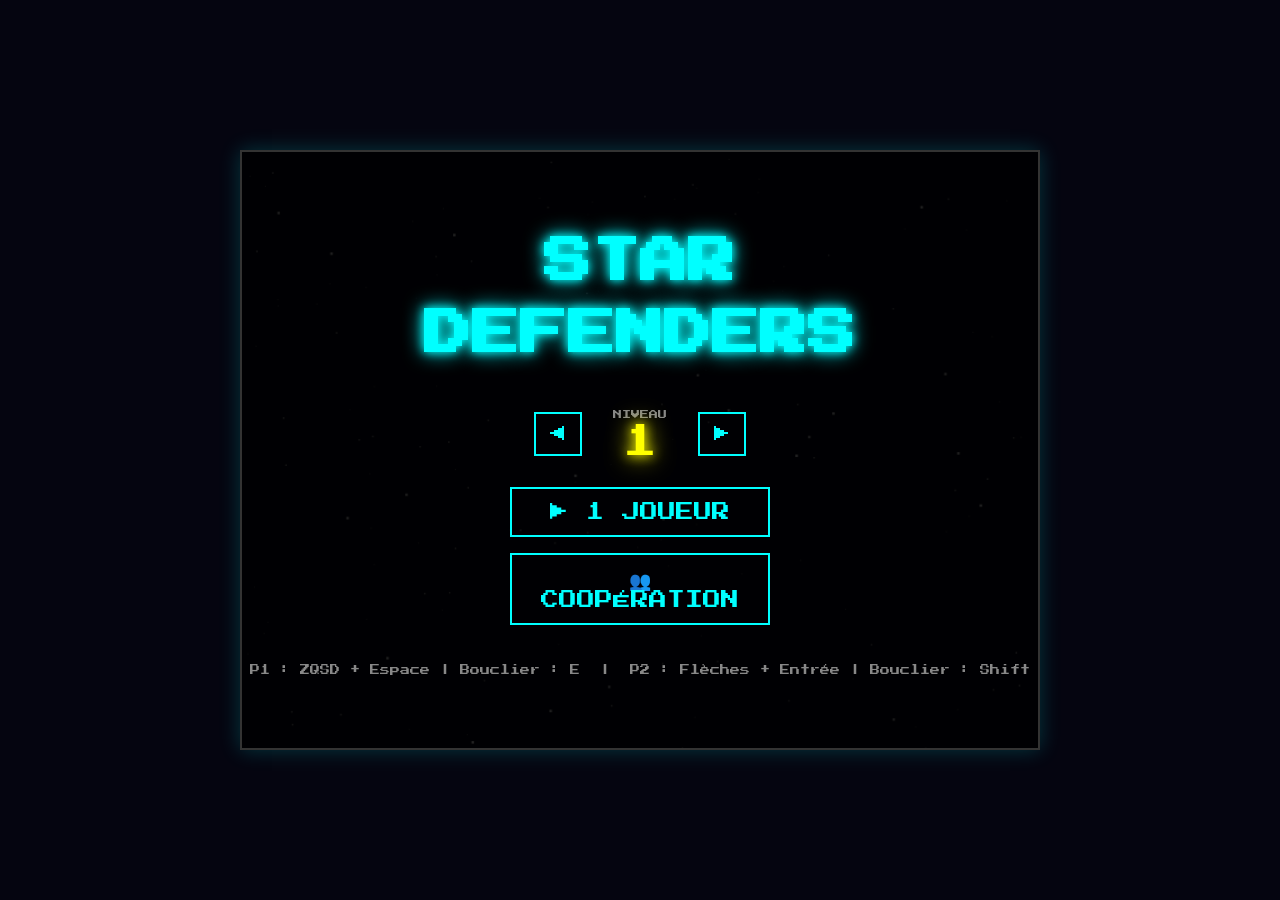
<file: index.html>
<!DOCTYPE html>
<html lang="fr">
<head>
    <meta charset="UTF-8">
    <meta name="viewport" content="width=device-width, initial-scale=1.0, maximum-scale=1.0, user-scalable=no">
    <title>STAR DEFENDERS</title>
    <link rel="stylesheet" href="style.css">
</head>
<body>
    <div id="game-container">
        <canvas id="gameCanvas" width="800" height="600"></canvas>

        <!-- HUD -->
        <div id="hud" class="hidden">
            <div id="p1-stats" class="player-stats">
                <span class="player-label">P1</span>
                <div class="lives" id="p1-lives">♥♥♥♥♥</div>
                <div class="score" id="p1-score">000000</div>
                <div class="power-status" id="p1-power"></div>
            </div>
            <div id="center-stats">
                <div id="level-display">LEVEL 1</div>
                <div id="boss-bar-container" class="hidden">
                    <div id="boss-name-display">BOSS</div>
                    <div id="boss-hp-outer"><div id="boss-hp-inner"></div></div>
                </div>
            </div>
            <div id="p2-stats" class="player-stats">
                <div class="score" id="p2-score">000000</div>
                <div class="lives" id="p2-lives">♥♥♥♥♥</div>
                <div class="power-status" id="p2-power"></div>
                <span class="player-label">P2</span>
            </div>
        </div>

        <!-- Menu principal -->
        <div id="main-menu" class="overlay">
            <h1>STAR<br>DEFENDERS</h1>

            <div class="level-selector">
                <button id="btn-lvl-down" class="arrow-btn">◀</button>
                <div class="level-name">
                    <div class="level-label">NIVEAU</div>
                    <div id="level-select-num">1</div>
                </div>
                <button id="btn-lvl-up" class="arrow-btn">▶</button>
            </div>

            <div class="menu-btns">
                <button id="btn-start">▶ 1 JOUEUR</button>
                <button id="btn-coop">👥 COOPÉRATION</button>
            </div>
            <p class="controls-info">P1 : ZQSD + Espace | Bouclier : E &nbsp;|&nbsp; P2 : Flèches + Entrée | Bouclier : Shift</p>
        </div>

        <!-- Menu Pause -->
        <div id="pause-menu" class="overlay hidden">
            <h2 class="title-pause">PAUSE</h2>
            <p id="pause-info" class="pause-info">NIVEAU 1 · 1 JOUEUR</p>
            <div class="menu-btns">
                <button id="btn-resume">▶ REPRENDRE</button>
                <button id="btn-toggle-mode">👥 PASSER EN 2 JOUEURS</button>
                <button id="btn-restart-pause">↩ RECOMMENCER</button>
                <button id="btn-to-menu">🏠 MENU PRINCIPAL</button>
            </div>
            <p class="controls-info">ECHAP ou P pour mettre en pause</p>
        </div>

        <!-- Game Over -->
        <div id="game-over" class="overlay hidden">
            <h2>GAME OVER</h2>
            <p class="score-final">Score : <span id="final-score">0</span></p>
            <button id="btn-restart">↩ REJOUER</button>
        </div>

        <!-- Victory -->
        <div id="victory" class="overlay hidden">
            <h2 class="victory-title">VICTOIRE !</h2>
            <p class="score-final">Score : <span id="victory-score">0</span></p>
            <p class="victory-sub">Tous les niveaux complétés !</p>
            <button id="btn-victory-menu">🏠 MENU PRINCIPAL</button>
        </div>

        <!-- Mobile Touch Controls -->
        <div id="mobile-controls" class="mobile-only">
            <div id="dpad">
                <button class="dpad-btn" id="dpad-up" data-dir="up">▲</button>
                <button class="dpad-btn" id="dpad-left" data-dir="left">◀</button>
                <button class="dpad-btn" id="dpad-right" data-dir="right">▶</button>
                <button class="dpad-btn" id="dpad-down" data-dir="down">▼</button>
            </div>
            <div id="action-buttons">
                <button class="action-btn" id="btn-shield-mobile">🛡</button>
                <button class="action-btn" id="btn-fire">🔥</button>
            </div>
        </div>
    </div>

    <script src="game.js"></script>
</body>
</html>
</file>
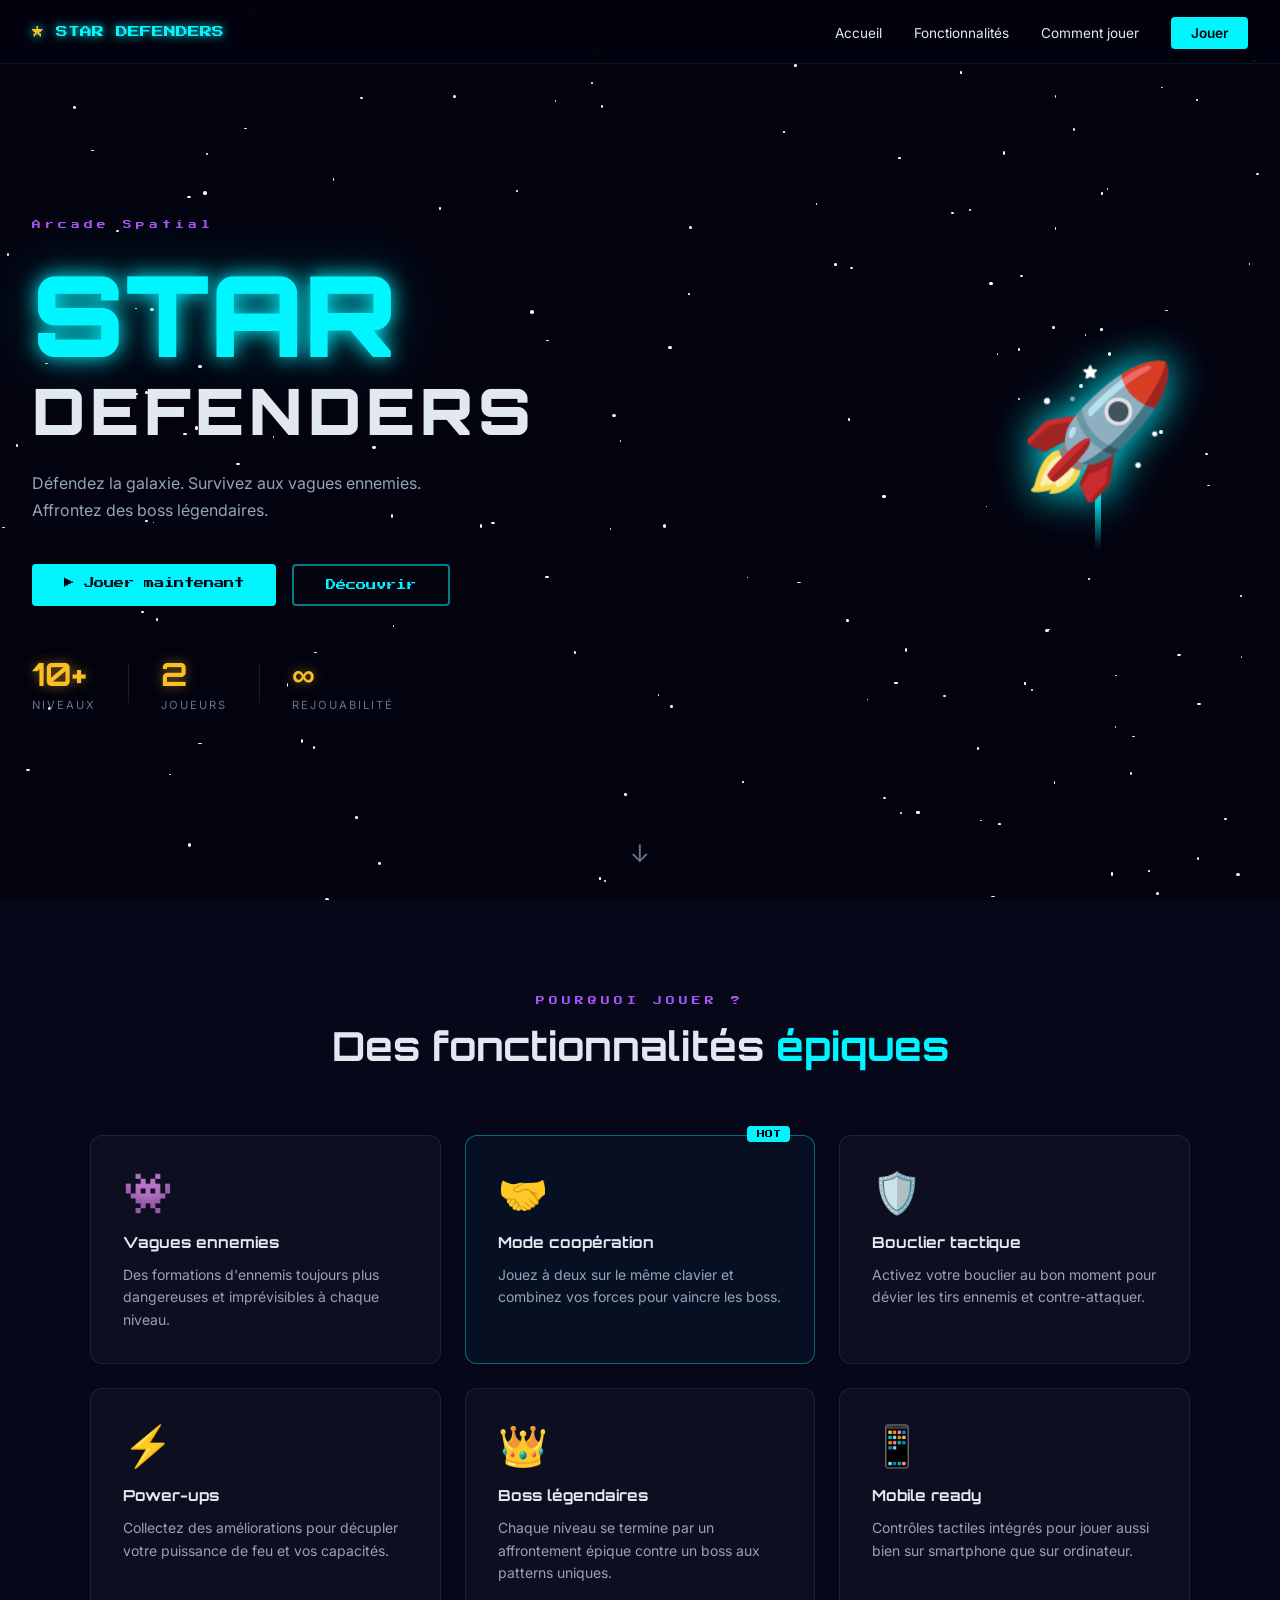
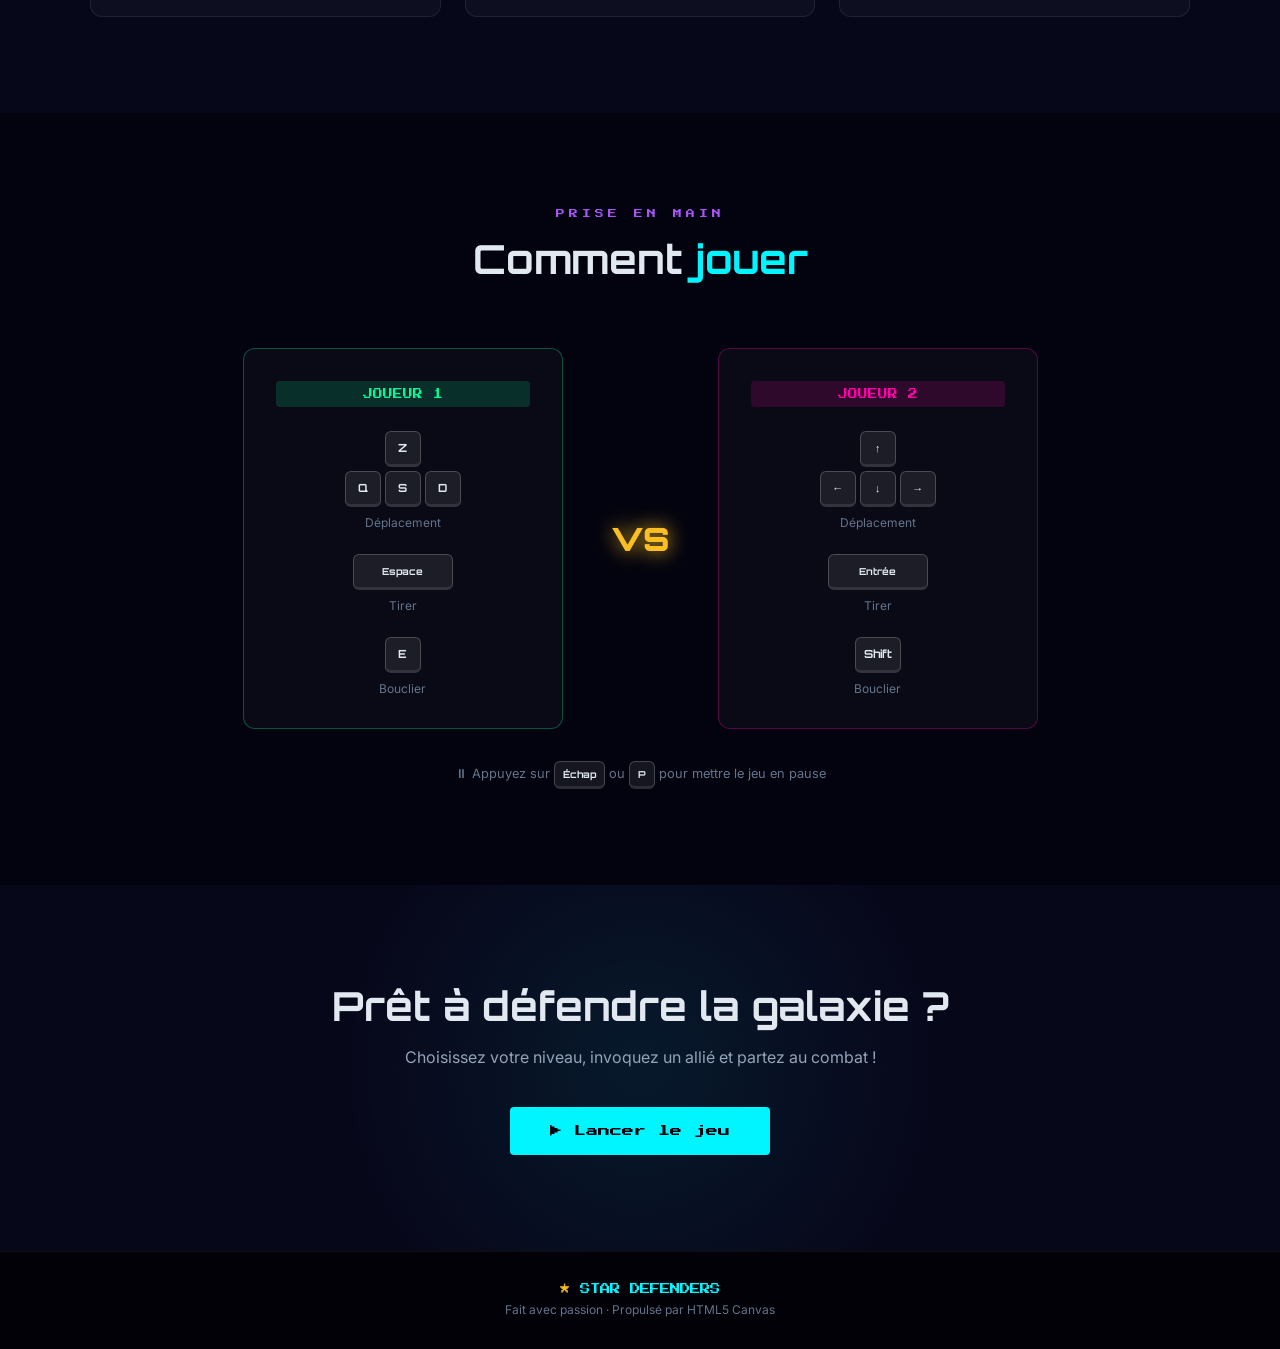
<file: landing.html>
<!DOCTYPE html>
<html lang="fr">
<head>
    <meta charset="UTF-8">
    <meta name="viewport" content="width=device-width, initial-scale=1.0">
    <title>Star Defenders — Accueil</title>
    <link rel="preconnect" href="https://fonts.googleapis.com">
    <link rel="stylesheet" href="https://fonts.googleapis.com/css2?family=Press+Start+2P&family=Orbitron:wght@400;700;900&family=Inter:wght@300;400;600&display=swap">
    <link rel="stylesheet" href="landing.css">
</head>
<body>

    <!-- Navigation -->
    <nav class="navbar">
        <div class="nav-logo">
            <span class="logo-star">★</span> STAR DEFENDERS
        </div>
        <ul class="nav-links">
            <li><a href="#hero">Accueil</a></li>
            <li><a href="#features">Fonctionnalités</a></li>
            <li><a href="#how-to-play">Comment jouer</a></li>
            <li><a href="index.html" class="btn-nav">Jouer</a></li>
        </ul>
        <button class="hamburger" id="hamburger" aria-label="Menu">
            <span></span><span></span><span></span>
        </button>
    </nav>

    <!-- Hero -->
    <section id="hero" class="hero">
        <div class="stars-bg" id="stars"></div>
        <div class="hero-content">
            <p class="hero-tag">Arcade Spatial</p>
            <h1 class="hero-title">
                <span class="line1">STAR</span>
                <span class="line2">DEFENDERS</span>
            </h1>
            <p class="hero-sub">Défendez la galaxie. Survivez aux vagues ennemies.<br>Affrontez des boss légendaires.</p>
            <div class="hero-buttons">
                <a href="index.html" class="btn-primary">▶ Jouer maintenant</a>
                <a href="#features" class="btn-secondary">Découvrir</a>
            </div>
            <div class="hero-stats">
                <div class="stat"><span class="stat-val">10+</span><span class="stat-label">Niveaux</span></div>
                <div class="stat-sep"></div>
                <div class="stat"><span class="stat-val">2</span><span class="stat-label">Joueurs</span></div>
                <div class="stat-sep"></div>
                <div class="stat"><span class="stat-val">∞</span><span class="stat-label">Rejouabilité</span></div>
            </div>
        </div>
        <div class="hero-ship" aria-hidden="true">
            <div class="ship">🚀</div>
            <div class="exhaust"></div>
        </div>
        <div class="scroll-hint">
            <span>↓</span>
        </div>
    </section>

    <!-- Features -->
    <section id="features" class="features">
        <div class="section-header">
            <p class="section-tag">POURQUOI JOUER ?</p>
            <h2>Des fonctionnalités <span class="accent">épiques</span></h2>
        </div>
        <div class="features-grid">
            <div class="feature-card">
                <div class="feature-icon">👾</div>
                <h3>Vagues ennemies</h3>
                <p>Des formations d'ennemis toujours plus dangereuses et imprévisibles à chaque niveau.</p>
            </div>
            <div class="feature-card featured">
                <div class="feature-badge">HOT</div>
                <div class="feature-icon">🤝</div>
                <h3>Mode coopération</h3>
                <p>Jouez à deux sur le même clavier et combinez vos forces pour vaincre les boss.</p>
            </div>
            <div class="feature-card">
                <div class="feature-icon">🛡️</div>
                <h3>Bouclier tactique</h3>
                <p>Activez votre bouclier au bon moment pour dévier les tirs ennemis et contre-attaquer.</p>
            </div>
            <div class="feature-card">
                <div class="feature-icon">⚡</div>
                <h3>Power-ups</h3>
                <p>Collectez des améliorations pour décupler votre puissance de feu et vos capacités.</p>
            </div>
            <div class="feature-card">
                <div class="feature-icon">👑</div>
                <h3>Boss légendaires</h3>
                <p>Chaque niveau se termine par un affrontement épique contre un boss aux patterns uniques.</p>
            </div>
            <div class="feature-card">
                <div class="feature-icon">📱</div>
                <h3>Mobile ready</h3>
                <p>Contrôles tactiles intégrés pour jouer aussi bien sur smartphone que sur ordinateur.</p>
            </div>
        </div>
    </section>

    <!-- How to play -->
    <section id="how-to-play" class="how-to-play">
        <div class="section-header">
            <p class="section-tag">PRISE EN MAIN</p>
            <h2>Comment <span class="accent">jouer</span></h2>
        </div>
        <div class="controls-wrapper">
            <div class="player-card p1">
                <div class="player-badge">JOUEUR 1</div>
                <div class="control-group">
                    <div class="keys-display">
                        <div class="key-row"><kbd>Z</kbd></div>
                        <div class="key-row"><kbd>Q</kbd><kbd>S</kbd><kbd>D</kbd></div>
                    </div>
                    <p>Déplacement</p>
                </div>
                <div class="control-group">
                    <kbd class="key-wide">Espace</kbd>
                    <p>Tirer</p>
                </div>
                <div class="control-group">
                    <kbd>E</kbd>
                    <p>Bouclier</p>
                </div>
            </div>

            <div class="vs-divider">VS</div>

            <div class="player-card p2">
                <div class="player-badge">JOUEUR 2</div>
                <div class="control-group">
                    <div class="keys-display">
                        <div class="key-row"><kbd>↑</kbd></div>
                        <div class="key-row"><kbd>←</kbd><kbd>↓</kbd><kbd>→</kbd></div>
                    </div>
                    <p>Déplacement</p>
                </div>
                <div class="control-group">
                    <kbd class="key-wide">Entrée</kbd>
                    <p>Tirer</p>
                </div>
                <div class="control-group">
                    <kbd>Shift</kbd>
                    <p>Bouclier</p>
                </div>
            </div>
        </div>
        <p class="pause-tip">⏸ Appuyez sur <kbd>Échap</kbd> ou <kbd>P</kbd> pour mettre le jeu en pause</p>
    </section>

    <!-- CTA -->
    <section class="cta">
        <div class="cta-glow"></div>
        <div class="cta-content">
            <h2>Prêt à défendre la galaxie ?</h2>
            <p>Choisissez votre niveau, invoquez un allié et partez au combat !</p>
            <a href="index.html" class="btn-primary btn-large">▶ Lancer le jeu</a>
        </div>
    </section>

    <!-- Footer -->
    <footer class="footer">
        <p class="footer-logo"><span class="logo-star">★</span> STAR DEFENDERS</p>
        <p class="footer-copy">Fait avec passion · Propulsé par HTML5 Canvas</p>
    </footer>

    <script>
        // Generate star field
        const starsContainer = document.getElementById('stars');
        for (let i = 0; i < 150; i++) {
            const star = document.createElement('div');
            star.className = 'star';
            star.style.cssText = `
                left: ${Math.random() * 100}%;
                top: ${Math.random() * 100}%;
                width: ${Math.random() * 3 + 1}px;
                height: ${Math.random() * 3 + 1}px;
                animation-delay: ${Math.random() * 4}s;
                animation-duration: ${Math.random() * 3 + 2}s;
            `;
            starsContainer.appendChild(star);
        }

        // Hamburger menu
        const hamburger = document.getElementById('hamburger');
        const navLinks = document.querySelector('.nav-links');
        hamburger.addEventListener('click', () => {
            navLinks.classList.toggle('open');
            hamburger.classList.toggle('active');
        });

        // Smooth reveal on scroll
        const observer = new IntersectionObserver((entries) => {
            entries.forEach(e => {
                if (e.isIntersecting) e.target.classList.add('visible');
            });
        }, { threshold: 0.15 });
        document.querySelectorAll('.feature-card, .player-card, .cta-content').forEach(el => observer.observe(el));
    </script>
</body>
</html>
</file>
<file: style.css>
@import url('https://fonts.googleapis.com/css2?family=Press+Start+2P&display=swap');

* {
    box-sizing: border-box;
    margin: 0;
    padding: 0;
}

body {
    background-color: #050510;
    color: #fff;
    font-family: 'Press Start 2P', monospace;
    display: flex;
    justify-content: center;
    align-items: center;
    height: 100vh;
    overflow: hidden;
    touch-action: none;
    -webkit-touch-callout: none;
    -webkit-user-select: none;
    user-select: none;
}

#game-container {
    position: relative;
    width: 800px;
    height: 600px;
    max-width: 100vw;
    max-height: 100vh;
    box-shadow: 0 0 20px rgba(0, 255, 255, 0.2);
    border: 2px solid #333;
}

canvas {
    display: block;
    width: 100%;
    height: 100%;
    background: #000;
}

/* Responsive scaling */
@media (max-width: 820px) {
    #game-container {
        width: 100vw;
        height: 75vw; /* maintain 4:3 aspect ratio */
        max-height: 100vh;
        border: none;
        box-shadow: none;
    }
}

@media (max-height: 620px) {
    #game-container {
        height: 100vh;
        width: 133.33vh; /* maintain 4:3 aspect ratio */
        max-width: 100vw;
        border: none;
        box-shadow: none;
    }
}

@media (max-width: 600px) {
    h1 {
        font-size: 28px;
        margin-bottom: 20px;
    }

    h2 {
        font-size: 22px;
    }

    button {
        font-size: 12px;
        padding: 10px 18px;
        width: 220px;
    }

    .menu-btns {
        gap: 10px;
        margin-bottom: 18px;
    }

    .controls-info {
        font-size: 7px;
    }

    .level-selector {
        gap: 12px;
        margin-bottom: 18px;
    }

    #level-select-num {
        font-size: 24px;
    }

    .arrow-btn {
        width: 36px !important;
        padding: 8px 0 !important;
        font-size: 14px !important;
    }

    #hud {
        padding: 8px;
    }

    .lives {
        font-size: 12px;
    }

    .score {
        font-size: 10px;
    }

    .player-label {
        font-size: 9px;
    }

    #level-display {
        font-size: 11px;
    }

    .power-status {
        font-size: 6px;
    }

    .score-final {
        font-size: 10px;
    }

    .pause-info {
        font-size: 8px;
    }
}

@media (max-width: 400px) {
    h1 {
        font-size: 20px;
        margin-bottom: 14px;
    }

    button {
        font-size: 10px;
        padding: 8px 14px;
        width: 180px;
    }

    .controls-info {
        font-size: 6px;
    }
}

/* UI Overlays */
.overlay {
    position: absolute;
    top: 0;
    left: 0;
    width: 100%;
    height: 100%;
    background: rgba(0, 0, 0, 0.85);
    display: flex;
    flex-direction: column;
    justify-content: center;
    align-items: center;
    text-align: center;
    z-index: 10;
}

.overlay.hidden {
    display: none;
}

h1 {
    font-size: 48px;
    color: #0ff;
    text-shadow: 0 0 10px #0ff, 0 0 20px #0ff;
    margin-bottom: 40px;
    line-height: 1.5;
}

h2 {
    font-size: 36px;
    color: #f00;
    text-shadow: 0 0 10px #f00;
    margin-bottom: 20px;
}

button {
    background: transparent;
    border: 2px solid #0ff;
    color: #0ff;
    font-family: 'Press Start 2P', monospace;
    font-size: 18px;
    padding: 14px 28px;
    cursor: pointer;
    transition: all 0.2s ease;
    text-transform: uppercase;
    width: 260px;
}

button:hover {
    background: #0ff;
    color: #000;
    box-shadow: 0 0 18px #0ff;
}

.menu-btns {
    display: flex;
    flex-direction: column;
    gap: 16px;
    margin-bottom: 30px;
}

.controls-info {
    margin-top: 10px;
    font-size: 10px;
    color: #888;
}

.score-final {
    font-size: 13px;
    color: #aaa;
    margin-bottom: 30px;
}

/* Sélecteur de niveau */
.level-selector {
    display: flex;
    align-items: center;
    gap: 18px;
    margin-bottom: 28px;
}

.level-name {
    text-align: center;
    min-width: 80px;
}

.level-label {
    font-size: 9px;
    color: #888;
    margin-bottom: 6px;
}

#level-select-num {
    font-size: 34px;
    color: #ff0;
    text-shadow: 0 0 12px #ff0, 0 0 24px #ff0;
}

.arrow-btn {
    width: 48px !important;
    padding: 12px 0 !important;
    font-size: 16px !important;
    min-width: unset !important;
}

/* Menu Pause */
.title-pause {
    color: #0ff !important;
    text-shadow: 0 0 10px #0ff !important;
}

.pause-info {
    font-size: 10px;
    color: #888;
    margin-bottom: 24px;
    letter-spacing: 1px;
}

/* HUD */
#hud {
    position: absolute;
    top: 0;
    left: 0;
    width: 100%;
    padding: 15px;
    display: flex;
    justify-content: space-between;
    pointer-events: none;
    z-index: 5;
}

#hud.hidden {
    display: none;
}

.player-stats {
    display: flex;
    flex-direction: column;
    gap: 10px;
}

#p1-stats {
    align-items: flex-start;
    color: #0fa;
}

#p2-stats {
    align-items: flex-end;
    color: #f0a;
}

.player-label {
    font-size: 12px;
    opacity: 0.8;
}

.lives {
    font-size: 16px;
    letter-spacing: 2px;
}

.score {
    font-size: 14px;
}

#center-stats {
    display: flex;
    flex-direction: column;
    align-items: center;
    gap: 6px;
}

#level-display {
    font-size: 16px;
    color: #fff;
    text-shadow: 0 0 5px #fff;
}

/* Indicateur de power-up actif */
.power-status {
    font-size: 8px;
    min-height: 14px;
    letter-spacing: 1px;
    text-shadow: 0 0 6px currentColor;
    transition: color 0.2s;
}

/* Boss HP bar (HUD) */
#boss-bar-container {
    display: flex;
    flex-direction: column;
    align-items: center;
    gap: 4px;
}

#boss-bar-container.hidden { display: none; }

#boss-name-display {
    font-size: 8px;
    color: #ff4444;
    text-shadow: 0 0 8px #ff4444;
    letter-spacing: 1px;
    animation: bossNamePulse 0.9s ease-in-out infinite;
}

@keyframes bossNamePulse {
    0%, 100% { opacity: 1; }
    50%       { opacity: 0.6; }
}

#boss-hp-outer {
    width: 160px;
    height: 10px;
    background: rgba(0,0,0,0.6);
    border: 1px solid rgba(255,80,80,0.5);
}

#boss-hp-inner {
    height: 100%;
    width: 100%;
    background: #ff3333;
    box-shadow: 0 0 8px #ff3333;
    transition: width 0.12s linear, background 0.3s;
}

/* Victory screen */
.victory-title {
    color: #ffd700 !important;
    text-shadow: 0 0 14px #ffd700, 0 0 30px #ffd700 !important;
}

.victory-sub {
    font-size: 9px;
    color: #aaa;
    margin-bottom: 28px;
}

/* ─── Mobile Touch Controls ─────────────────────────────────────────── */
.mobile-only {
    display: none;
}

@media (hover: none) and (pointer: coarse) {
    .mobile-only {
        display: flex;
        position: absolute;
        bottom: 10px;
        left: 0;
        right: 0;
        justify-content: space-between;
        align-items: flex-end;
        padding: 0 12px;
        pointer-events: none;
        z-index: 15;
    }

    #game-container {
        height: 100vh;
        width: 100vw;
        max-width: 100vw;
        max-height: 100vh;
        border: none;
        box-shadow: none;
    }

    .controls-info {
        display: none;
    }
}

#dpad {
    position: relative;
    width: 130px;
    height: 130px;
    pointer-events: auto;
}

.dpad-btn {
    position: absolute;
    width: 44px;
    height: 44px;
    border-radius: 8px;
    background: rgba(0, 255, 255, 0.15);
    border: 2px solid rgba(0, 255, 255, 0.5);
    color: #0ff;
    font-size: 18px;
    display: flex;
    align-items: center;
    justify-content: center;
    padding: 0;
    min-width: unset;
    touch-action: none;
    user-select: none;
    -webkit-user-select: none;
}

.dpad-btn:active {
    background: rgba(0, 255, 255, 0.4);
    box-shadow: 0 0 12px #0ff;
}

#dpad-up    { top: 0; left: 50%; transform: translateX(-50%); }
#dpad-down  { bottom: 0; left: 50%; transform: translateX(-50%); }
#dpad-left  { top: 50%; left: 0; transform: translateY(-50%); }
#dpad-right { top: 50%; right: 0; transform: translateY(-50%); }

#action-buttons {
    display: flex;
    gap: 12px;
    align-items: flex-end;
    pointer-events: auto;
}

.action-btn {
    width: 60px;
    height: 60px;
    border-radius: 50%;
    background: rgba(255, 100, 0, 0.2);
    border: 2px solid rgba(255, 100, 0, 0.6);
    color: #fff;
    font-size: 22px;
    display: flex;
    align-items: center;
    justify-content: center;
    padding: 0;
    min-width: unset;
    touch-action: none;
    user-select: none;
    -webkit-user-select: none;
}

.action-btn:active {
    background: rgba(255, 100, 0, 0.5);
    box-shadow: 0 0 14px rgba(255, 100, 0, 0.8);
}

#btn-shield-mobile {
    width: 50px;
    height: 50px;
    font-size: 18px;
    background: rgba(68, 136, 255, 0.15);
    border-color: rgba(68, 136, 255, 0.6);
}

#btn-shield-mobile:active {
    background: rgba(68, 136, 255, 0.5);
    box-shadow: 0 0 14px rgba(68, 136, 255, 0.8);
}
</file>
<file: landing.css>
@import url('https://fonts.googleapis.com/css2?family=Press+Start+2P&family=Orbitron:wght@400;700;900&family=Inter:wght@300;400;600&display=swap');

/* ─── Reset & Base ──────────────────────────────────────────────────────────── */
*, *::before, *::after { box-sizing: border-box; margin: 0; padding: 0; }

:root {
    --cyan:   #00f5ff;
    --purple: #a855f7;
    --yellow: #fbbf24;
    --dark:   #03030f;
    --dark2:  #07071a;
    --text:   #e2e8f0;
    --muted:  #64748b;
}

html { scroll-behavior: smooth; }

body {
    background: var(--dark);
    color: var(--text);
    font-family: 'Inter', sans-serif;
    overflow-x: hidden;
}

/* ─── Navbar ────────────────────────────────────────────────────────────────── */
.navbar {
    position: fixed;
    top: 0; left: 0; right: 0;
    z-index: 100;
    display: flex;
    align-items: center;
    justify-content: space-between;
    padding: 0 2rem;
    height: 64px;
    background: rgba(3, 3, 15, 0.85);
    backdrop-filter: blur(12px);
    border-bottom: 1px solid rgba(0, 245, 255, 0.1);
}

.nav-logo {
    font-family: 'Press Start 2P', monospace;
    font-size: 0.75rem;
    color: var(--cyan);
    text-shadow: 0 0 10px var(--cyan);
    white-space: nowrap;
}

.logo-star { color: var(--yellow); }

.nav-links {
    display: flex;
    list-style: none;
    gap: 2rem;
    align-items: center;
}

.nav-links a {
    color: var(--text);
    text-decoration: none;
    font-size: 0.85rem;
    font-weight: 400;
    transition: color 0.2s;
}

.nav-links a:hover { color: var(--cyan); }

.btn-nav {
    background: var(--cyan) !important;
    color: var(--dark) !important;
    padding: 0.5rem 1.25rem;
    font-weight: 600 !important;
    border-radius: 4px;
    transition: box-shadow 0.2s, background 0.2s !important;
}

.btn-nav:hover {
    box-shadow: 0 0 18px var(--cyan) !important;
    color: var(--dark) !important;
}

.hamburger {
    display: none;
    flex-direction: column;
    gap: 5px;
    background: none;
    border: none;
    cursor: pointer;
    padding: 4px;
}

.hamburger span {
    display: block;
    width: 24px;
    height: 2px;
    background: var(--cyan);
    border-radius: 2px;
    transition: transform 0.3s, opacity 0.3s;
}

.hamburger.active span:nth-child(1) { transform: translateY(7px) rotate(45deg); }
.hamburger.active span:nth-child(2) { opacity: 0; }
.hamburger.active span:nth-child(3) { transform: translateY(-7px) rotate(-45deg); }

/* ─── Hero ──────────────────────────────────────────────────────────────────── */
.hero {
    position: relative;
    min-height: 100vh;
    display: flex;
    align-items: center;
    padding: 96px 2rem 4rem;
    overflow: hidden;
}

.stars-bg {
    position: absolute;
    inset: 0;
    pointer-events: none;
}

.star {
    position: absolute;
    border-radius: 50%;
    background: #fff;
    animation: twinkle ease-in-out infinite;
}

@keyframes twinkle {
    0%, 100% { opacity: 0.2; transform: scale(1); }
    50%       { opacity: 1;   transform: scale(1.4); }
}

.hero-content {
    position: relative;
    z-index: 2;
    max-width: 640px;
}

.hero-tag {
    font-family: 'Press Start 2P', monospace;
    font-size: 0.55rem;
    color: var(--purple);
    letter-spacing: 4px;
    margin-bottom: 1.5rem;
}

.hero-title {
    font-family: 'Orbitron', sans-serif;
    font-weight: 900;
    line-height: 1.1;
    margin-bottom: 1.5rem;
}

.hero-title .line1 {
    display: block;
    font-size: clamp(3.5rem, 10vw, 7rem);
    color: var(--cyan);
    text-shadow: 0 0 20px var(--cyan), 0 0 60px rgba(0,245,255,0.3);
}

.hero-title .line2 {
    display: block;
    font-size: clamp(2rem, 6vw, 4rem);
    color: var(--text);
    letter-spacing: 0.08em;
}

.hero-sub {
    font-size: 1rem;
    line-height: 1.7;
    color: #94a3b8;
    margin-bottom: 2.5rem;
}

.hero-buttons {
    display: flex;
    gap: 1rem;
    flex-wrap: wrap;
    margin-bottom: 3rem;
}

.btn-primary {
    display: inline-block;
    padding: 0.875rem 2rem;
    background: var(--cyan);
    color: var(--dark);
    font-family: 'Press Start 2P', monospace;
    font-size: 0.65rem;
    text-decoration: none;
    border-radius: 4px;
    border: none;
    cursor: pointer;
    transition: box-shadow 0.25s, transform 0.2s;
}

.btn-primary:hover {
    box-shadow: 0 0 30px var(--cyan), 0 0 60px rgba(0,245,255,0.3);
    transform: translateY(-2px);
}

.btn-secondary {
    display: inline-block;
    padding: 0.875rem 2rem;
    background: transparent;
    color: var(--cyan);
    font-family: 'Press Start 2P', monospace;
    font-size: 0.65rem;
    text-decoration: none;
    border: 2px solid rgba(0,245,255,0.5);
    border-radius: 4px;
    transition: border-color 0.2s, background 0.2s;
}

.btn-secondary:hover {
    border-color: var(--cyan);
    background: rgba(0,245,255,0.05);
}

.hero-stats {
    display: flex;
    align-items: center;
    gap: 2rem;
}

.stat { display: flex; flex-direction: column; gap: 0.25rem; }

.stat-val {
    font-family: 'Orbitron', sans-serif;
    font-size: 2rem;
    font-weight: 700;
    color: var(--yellow);
    text-shadow: 0 0 12px rgba(251,191,36,0.5);
}

.stat-label {
    font-size: 0.7rem;
    color: var(--muted);
    text-transform: uppercase;
    letter-spacing: 2px;
}

.stat-sep {
    width: 1px;
    height: 40px;
    background: rgba(255,255,255,0.1);
}

.hero-ship {
    position: absolute;
    right: 8%;
    top: 50%;
    transform: translateY(-50%);
    z-index: 2;
    text-align: center;
}

.ship {
    font-size: 8rem;
    animation: float 3s ease-in-out infinite;
    filter: drop-shadow(0 0 20px var(--cyan));
}

@keyframes float {
    0%, 100% { transform: translateY(0) rotate(-45deg); }
    50%       { transform: translateY(-20px) rotate(-45deg); }
}

.exhaust {
    margin: -1rem auto 0;
    width: 6px;
    height: 60px;
    background: linear-gradient(to bottom, var(--cyan), transparent);
    border-radius: 3px;
    animation: exhaust 0.15s steps(2) infinite;
}

@keyframes exhaust {
    0%   { opacity: 1; height: 60px; }
    100% { opacity: 0.6; height: 40px; }
}

.scroll-hint {
    position: absolute;
    bottom: 2rem;
    left: 50%;
    transform: translateX(-50%);
    font-size: 1.5rem;
    color: var(--muted);
    animation: bounce 2s ease-in-out infinite;
}

@keyframes bounce {
    0%, 100% { transform: translateX(-50%) translateY(0); }
    50%       { transform: translateX(-50%) translateY(8px); }
}

/* ─── Section common ────────────────────────────────────────────────────────── */
section { padding: 6rem 2rem; }

.section-header {
    text-align: center;
    margin-bottom: 4rem;
}

.section-tag {
    font-family: 'Press Start 2P', monospace;
    font-size: 0.55rem;
    color: var(--purple);
    letter-spacing: 4px;
    margin-bottom: 1rem;
}

.section-header h2 {
    font-family: 'Orbitron', sans-serif;
    font-size: clamp(1.5rem, 4vw, 2.5rem);
    font-weight: 700;
    color: var(--text);
}

.accent { color: var(--cyan); }

/* ─── Features ──────────────────────────────────────────────────────────────── */
.features { background: var(--dark2); }

.features-grid {
    display: grid;
    grid-template-columns: repeat(auto-fit, minmax(270px, 1fr));
    gap: 1.5rem;
    max-width: 1100px;
    margin: 0 auto;
}

.feature-card {
    position: relative;
    background: rgba(255,255,255,0.03);
    border: 1px solid rgba(255,255,255,0.08);
    border-radius: 12px;
    padding: 2rem;
    transition: border-color 0.3s, transform 0.3s, box-shadow 0.3s;
    opacity: 0;
    transform: translateY(30px);
}

.feature-card.visible {
    opacity: 1;
    transform: translateY(0);
    transition: opacity 0.5s ease, transform 0.5s ease, border-color 0.3s, box-shadow 0.3s;
}

.feature-card:hover {
    border-color: rgba(0,245,255,0.3);
    box-shadow: 0 0 30px rgba(0,245,255,0.05);
    transform: translateY(-4px);
}

.feature-card.featured {
    border-color: rgba(0,245,255,0.4);
    background: rgba(0,245,255,0.04);
}

.feature-badge {
    position: absolute;
    top: -0.65rem;
    right: 1.5rem;
    background: var(--cyan);
    color: var(--dark);
    font-family: 'Press Start 2P', monospace;
    font-size: 0.5rem;
    padding: 0.25rem 0.6rem;
    border-radius: 4px;
}

.feature-icon {
    font-size: 2.5rem;
    margin-bottom: 1rem;
}

.feature-card h3 {
    font-family: 'Orbitron', sans-serif;
    font-size: 0.95rem;
    font-weight: 700;
    color: var(--text);
    margin-bottom: 0.75rem;
}

.feature-card p {
    font-size: 0.875rem;
    line-height: 1.6;
    color: #94a3b8;
}

/* ─── How to play ───────────────────────────────────────────────────────────── */
.how-to-play { background: var(--dark); }

.controls-wrapper {
    display: flex;
    justify-content: center;
    align-items: center;
    gap: 3rem;
    flex-wrap: wrap;
    max-width: 900px;
    margin: 0 auto 2rem;
}

.player-card {
    flex: 1;
    min-width: 240px;
    max-width: 320px;
    background: rgba(255,255,255,0.03);
    border: 1px solid rgba(255,255,255,0.08);
    border-radius: 12px;
    padding: 2rem;
    display: flex;
    flex-direction: column;
    gap: 1.5rem;
    opacity: 0;
    transform: translateX(-30px);
}

.player-card.p2 { transform: translateX(30px); }

.player-card.visible {
    opacity: 1;
    transform: translateX(0);
    transition: opacity 0.5s ease, transform 0.5s ease;
}

.player-card.p1 { border-color: rgba(0,250,154,0.3); }
.player-card.p2 { border-color: rgba(255,0,170,0.3); }

.player-badge {
    font-family: 'Press Start 2P', monospace;
    font-size: 0.6rem;
    text-align: center;
    padding: 0.5rem;
    border-radius: 4px;
}

.p1 .player-badge { background: rgba(0,250,154,0.15); color: #00fa9a; }
.p2 .player-badge { background: rgba(255,0,170,0.15); color: #ff00aa; }

.control-group { text-align: center; }
.control-group p { font-size: 0.75rem; color: var(--muted); margin-top: 0.5rem; }

.keys-display { display: flex; flex-direction: column; gap: 4px; align-items: center; }
.key-row { display: flex; gap: 4px; }

kbd {
    display: inline-flex;
    align-items: center;
    justify-content: center;
    min-width: 36px;
    height: 36px;
    padding: 0 0.5rem;
    background: rgba(255,255,255,0.08);
    border: 1px solid rgba(255,255,255,0.2);
    border-bottom: 3px solid rgba(255,255,255,0.1);
    border-radius: 6px;
    font-family: 'Orbitron', monospace;
    font-size: 0.7rem;
    font-weight: 700;
    color: var(--text);
}

.key-wide { min-width: 100px; font-size: 0.6rem; }

.vs-divider {
    font-family: 'Orbitron', sans-serif;
    font-size: 2rem;
    font-weight: 900;
    color: var(--yellow);
    text-shadow: 0 0 20px var(--yellow);
    flex-shrink: 0;
}

.pause-tip {
    text-align: center;
    font-size: 0.8rem;
    color: var(--muted);
}

.pause-tip kbd {
    min-width: auto;
    height: 28px;
    font-size: 0.6rem;
}

/* ─── CTA ───────────────────────────────────────────────────────────────────── */
.cta {
    position: relative;
    background: var(--dark2);
    text-align: center;
    overflow: hidden;
}

.cta-glow {
    position: absolute;
    top: 50%;
    left: 50%;
    transform: translate(-50%, -50%);
    width: 600px;
    height: 600px;
    background: radial-gradient(circle, rgba(0,245,255,0.08) 0%, transparent 70%);
    pointer-events: none;
}

.cta-content {
    position: relative;
    z-index: 1;
    opacity: 0;
    transform: translateY(30px);
}

.cta-content.visible {
    opacity: 1;
    transform: translateY(0);
    transition: opacity 0.6s ease, transform 0.6s ease;
}

.cta-content h2 {
    font-family: 'Orbitron', sans-serif;
    font-size: clamp(1.5rem, 4vw, 2.5rem);
    font-weight: 700;
    margin-bottom: 1rem;
}

.cta-content p {
    color: #94a3b8;
    font-size: 1rem;
    margin-bottom: 2.5rem;
}

.btn-large {
    font-size: 0.75rem !important;
    padding: 1.1rem 2.5rem !important;
}

/* ─── Footer ────────────────────────────────────────────────────────────────── */
.footer {
    background: rgba(0,0,0,0.5);
    border-top: 1px solid rgba(255,255,255,0.05);
    text-align: center;
    padding: 2rem;
    display: flex;
    flex-direction: column;
    gap: 0.5rem;
}

.footer-logo {
    font-family: 'Press Start 2P', monospace;
    font-size: 0.65rem;
    color: var(--cyan);
}

.footer-copy {
    font-size: 0.75rem;
    color: var(--muted);
}

/* ─── Responsive ────────────────────────────────────────────────────────────── */
@media (max-width: 768px) {
    .hero-ship { display: none; }

    .hero-content { max-width: 100%; }

    .nav-links {
        display: none;
        flex-direction: column;
        position: absolute;
        top: 64px;
        left: 0; right: 0;
        background: rgba(3,3,15,0.97);
        padding: 1rem 2rem 2rem;
        gap: 1rem;
        border-bottom: 1px solid rgba(0,245,255,0.1);
    }

    .nav-links.open { display: flex; }
    .hamburger { display: flex; }

    .controls-wrapper { flex-direction: column; }
    .vs-divider { transform: rotate(90deg); }

    .hero-stats { flex-wrap: wrap; gap: 1.5rem; }
    .stat-sep { display: none; }
}

@media (max-width: 480px) {
    .hero { padding-top: 80px; }
    .btn-primary, .btn-secondary { width: 100%; text-align: center; }
    .hero-buttons { flex-direction: column; }
    .features-grid { grid-template-columns: 1fr; }
}
</file>
